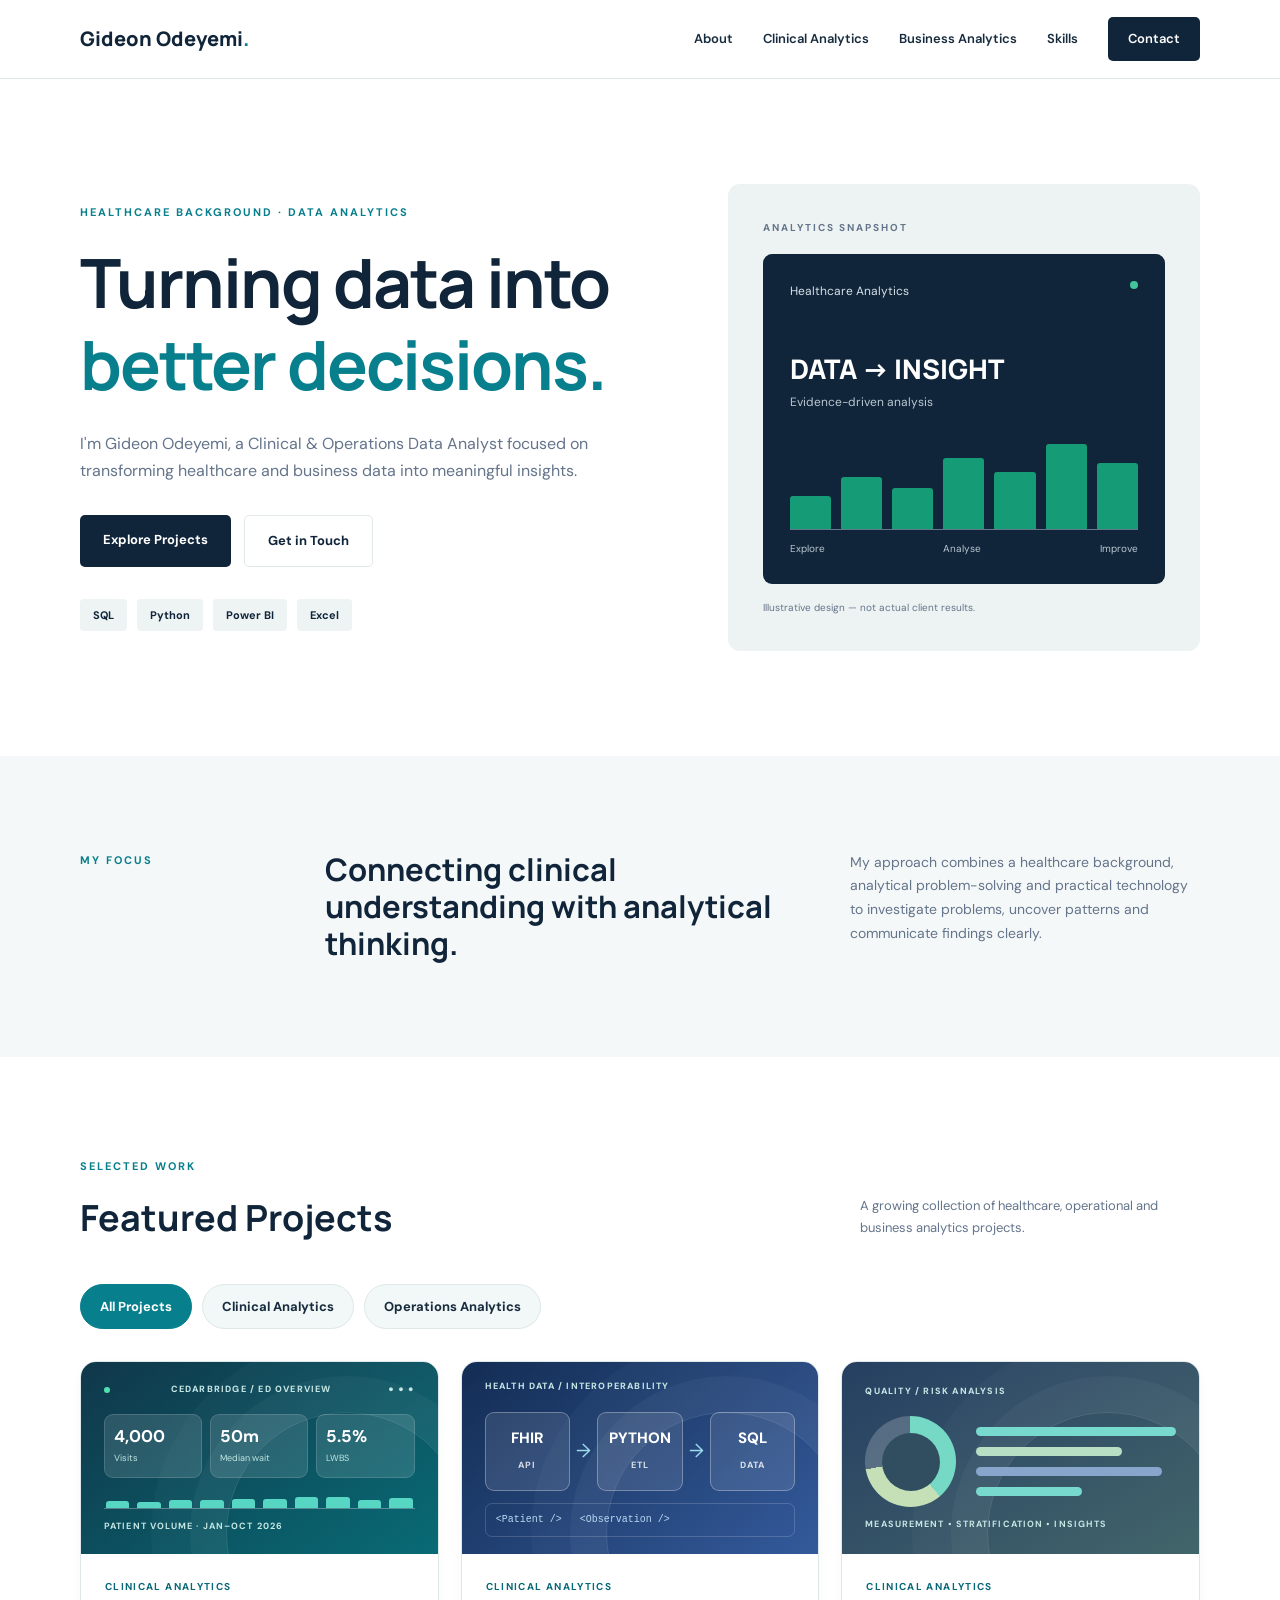
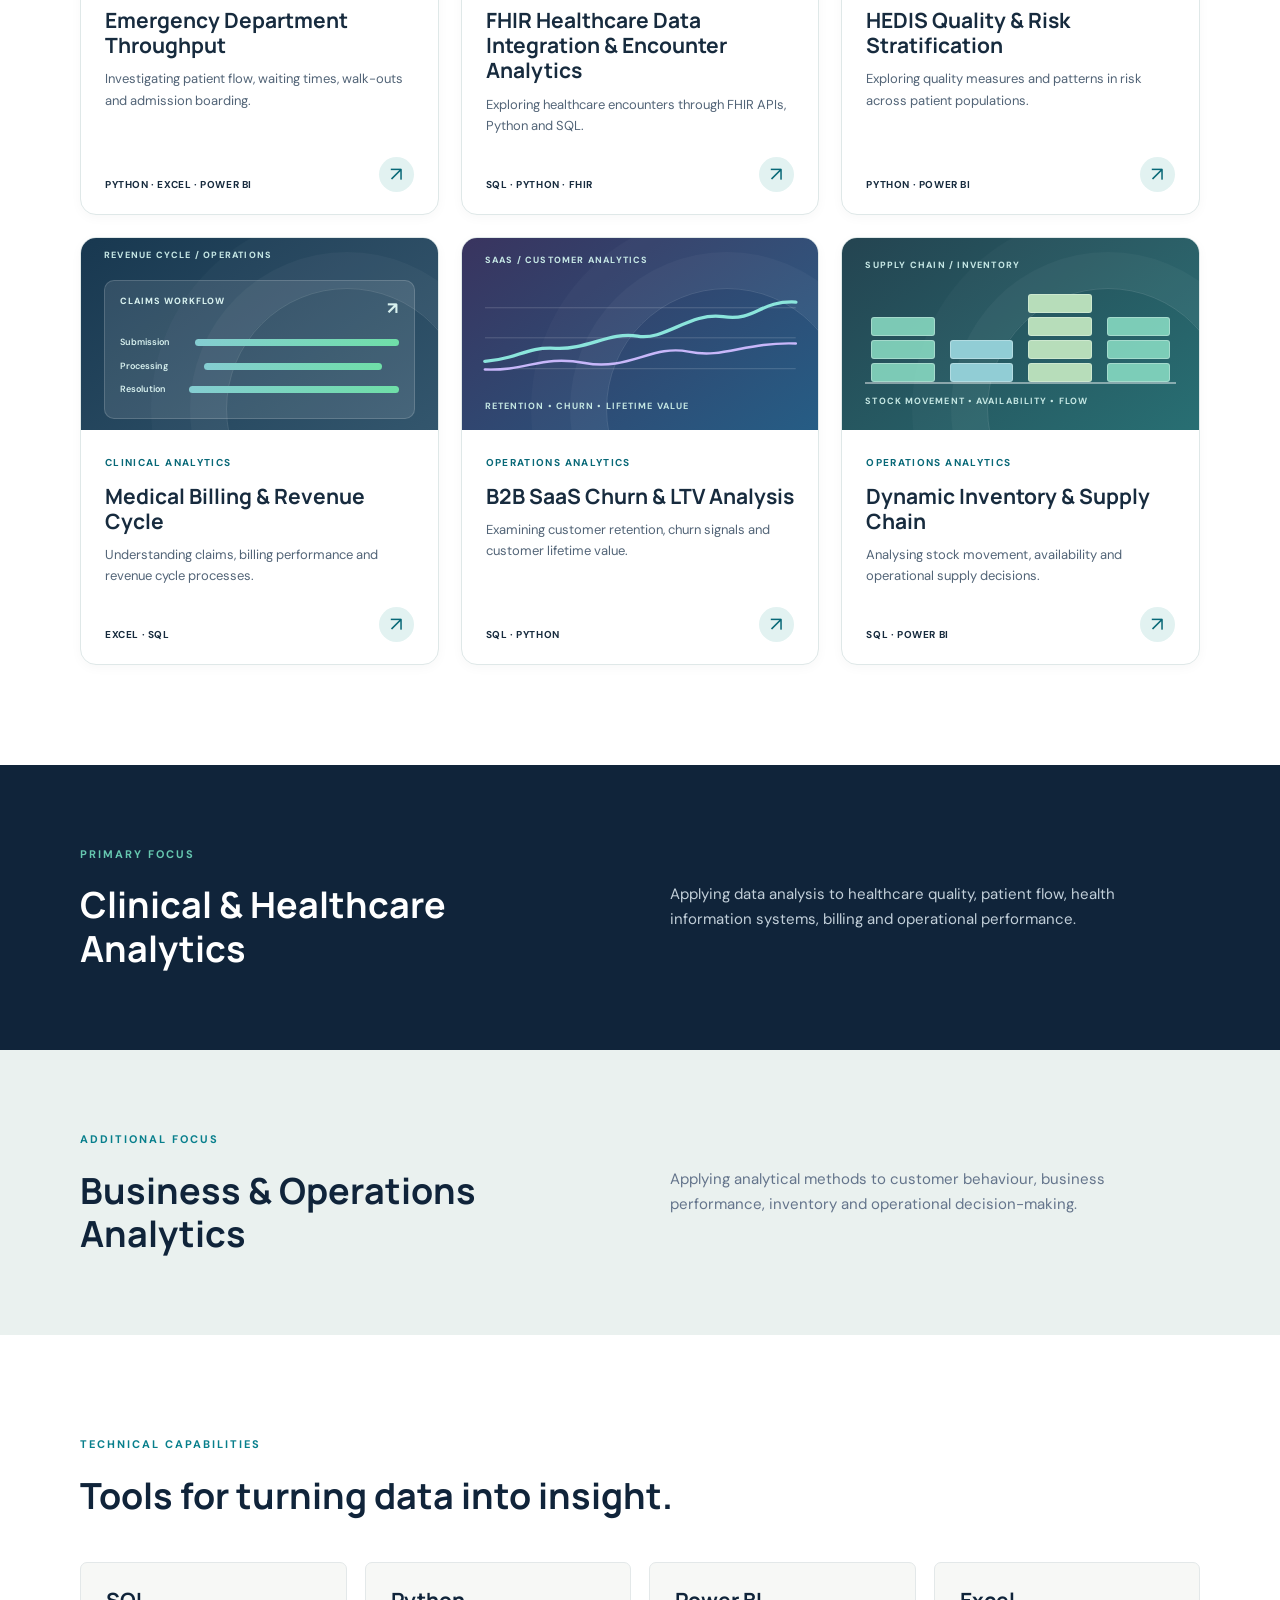
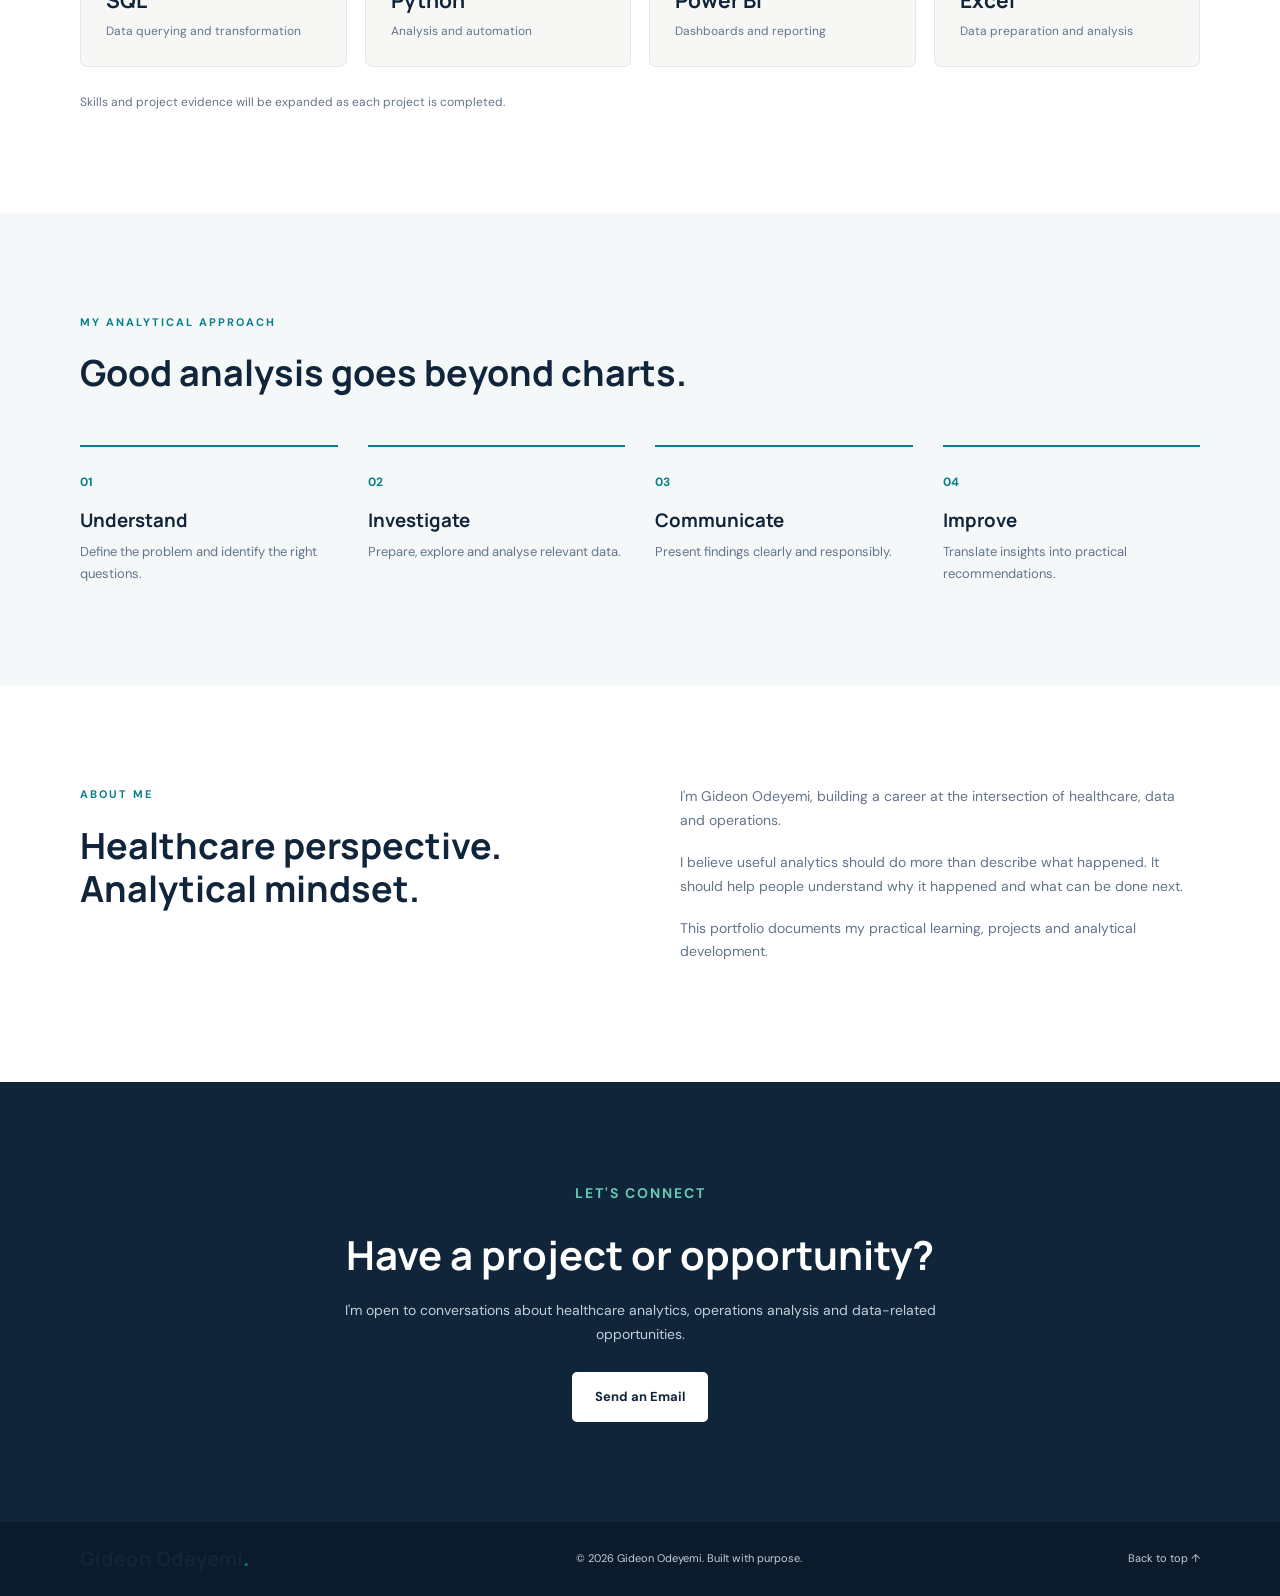
<file: index.html>
<!DOCTYPE html>
<html lang="en">
<head>
  <meta charset="UTF-8">
  <meta name="viewport" content="width=device-width, initial-scale=1.0">
  <meta name="color-scheme" content="light dark">
  <meta name="theme-color" media="(prefers-color-scheme: light)" content="#ffffff">
  <meta name="theme-color" media="(prefers-color-scheme: dark)" content="#101b2b">

  <meta name="description" content="Gideon Odeyemi — Clinical and Operations Data Analyst. Exploring healthcare and business data to support better decisions.">

  <title>Gideon Odeyemi | Clinical & Operations Data Analyst</title>

  <link rel="preconnect" href="https://fonts.googleapis.com">
  <link rel="preconnect" href="https://fonts.gstatic.com" crossorigin>
  <link href="https://fonts.googleapis.com/css2?family=DM+Sans:wght@400;500;600;700&family=Manrope:wght@400;500;600;700;800&display=swap" rel="stylesheet">

  <link rel="stylesheet" href="css/style.css">
  <link rel="stylesheet" href="css/portfolio-upgrade.css">
</head>

<body>

<header class="header">
  <div class="container nav-container">
    <a href="#" class="logo">Gideon Odeyemi<span>.</span></a>

    <button class="menu-toggle" id="menuToggle" aria-label="Toggle navigation" aria-expanded="false">
      ☰
    </button>

    <nav class="navigation" id="navigation">
      <a href="#about">About</a>
      <a href="#clinical">Clinical Analytics</a>
      <a href="#business">Business Analytics</a>
      <a href="#skills">Skills</a>
      <a href="#contact" class="nav-contact">Contact</a>
    </nav>
  </div>
</header>

<main>

<section class="hero">
  <div class="container hero-grid">

    <div class="hero-content">
      <p class="eyebrow">HEALTHCARE BACKGROUND · DATA ANALYTICS</p>

      <h1>
        Turning data into
        <span>better decisions.</span>
      </h1>

      <p class="hero-description">
        I'm Gideon Odeyemi, a Clinical & Operations Data Analyst
        focused on transforming healthcare and business data
        into meaningful insights.
      </p>

      <div class="hero-buttons">
        <a href="#projects" class="button button-primary">Explore Projects</a>
        <a href="#contact" class="button button-outline">Get in Touch</a>
      </div>

      <div class="hero-tags">
        <span>SQL</span>
        <span>Python</span>
        <span>Power BI</span>
        <span>Excel</span>
      </div>
    </div>

    <div class="hero-visual">
      <div class="visual-label">ANALYTICS SNAPSHOT</div>

      <div class="dashboard-card">
        <div class="dashboard-top">
          <span>Healthcare Analytics</span>
          <span class="status-dot"></span>
        </div>

        <div class="dashboard-number">DATA → INSIGHT</div>
        <p>Evidence-driven analysis</p>

        <div class="chart">
          <div style="height:35%"></div>
          <div style="height:55%"></div>
          <div style="height:43%"></div>
          <div style="height:75%"></div>
          <div style="height:60%"></div>
          <div style="height:90%"></div>
          <div style="height:70%"></div>
        </div>

        <div class="chart-caption">
          <span>Explore</span>
          <span>Analyse</span>
          <span>Improve</span>
        </div>
      </div>

      <p class="visual-note">
        Illustrative design — not actual client results.
      </p>
    </div>

  </div>
</section>

<section class="intro-section">
  <div class="container intro-grid">
    <p class="section-label">MY FOCUS</p>

    <h2>
      Connecting clinical understanding
      with analytical thinking.
    </h2>

    <p>
      My approach combines a healthcare background,
      analytical problem-solving and practical technology
      to investigate problems, uncover patterns and
      communicate findings clearly.
    </p>
  </div>
</section>

<section class="projects-section" id="projects">
  <div class="container">

    <div class="section-heading">
      <div>
        <p class="section-label">SELECTED WORK</p>
        <h2>Featured Projects</h2>
      </div>

      <p>
        A growing collection of healthcare,
        operational and business analytics projects.
      </p>
    </div>

    <div class="project-filters" role="group" aria-label="Filter projects by specialisation">
<button type="button" class="filter-button is-active" data-filter="all" aria-pressed="true">All Projects</button>
<button type="button" class="filter-button" data-filter="clinical" aria-pressed="false">Clinical Analytics</button>
<button type="button" class="filter-button" data-filter="operations" aria-pressed="false">Operations Analytics</button>
</div>
<p class="filter-feedback visually-hidden" id="filterFeedback" role="status" aria-live="polite"></p>
<div class="project-grid" id="projectGrid">
<a class="project-card clinical-card" data-category="clinical" href="projects/emergency-department-throughput/dashboard.html" aria-label="Explore Emergency Department Throughput">
<div class="project-art art-ed" aria-hidden="true">
  <div class="art-label"><span class="art-dot"></span> CEDARBRIDGE / ED OVERVIEW <span>● ● ●</span></div>
  <div class="art-kpis"><span><b>4,000</b><small>Visits</small></span><span><b>50m</b><small>Median wait</small></span><span><b>5.5%</b><small>LWBS</small></span></div>
  <div class="art-barplot"><i style="height:55%"></i><i style="height:48%"></i><i style="height:58%"></i><i style="height:65%"></i><i style="height:73%"></i><i style="height:68%"></i><i style="height:84%"></i><i style="height:86%"></i><i style="height:58%"></i><i style="height:79%"></i></div>
  <div class="art-caption">PATIENT VOLUME · JAN–OCT 2026</div>
</div>
<div class="project-card-body">
<span class="project-category">CLINICAL ANALYTICS</span>
<h3>Emergency Department Throughput</h3>
<p>Investigating patient flow, waiting times, walk-outs and admission boarding.</p>
<div class="project-card-footer"><span class="project-tools">PYTHON · EXCEL · POWER BI</span><span class="card-arrow" aria-hidden="true">↗</span></div>
</div>
</a>
<a class="project-card clinical-card" data-category="clinical" href="projects/fhir-api-data-pipeline/index.html" aria-label="Explore FHIR Healthcare Data Integration & Encounter Analytics">
<div class="project-art art-fhir" aria-hidden="true"><div class="art-label">HEALTH DATA / INTEROPERABILITY</div><div class="art-pipeline"><span>FHIR<br><small>API</small></span><i>→</i><span>PYTHON<br><small>ETL</small></span><i>→</i><span>SQL<br><small>DATA</small></span></div><div class="art-code">&lt;Patient /&gt; &nbsp; &lt;Observation /&gt;</div></div>
<div class="project-card-body">
<span class="project-category">CLINICAL ANALYTICS</span>
<h3>FHIR Healthcare Data Integration & Encounter Analytics</h3>
<p>Exploring healthcare encounters through FHIR APIs, Python and SQL.</p>
<div class="project-card-footer"><span class="project-tools">SQL · PYTHON · FHIR</span><span class="card-arrow" aria-hidden="true">↗</span></div>
</div>
</a>
<a class="project-card clinical-card" data-category="clinical" href="projects/hedis-quality-risk-stratification/index.html" aria-label="Explore HEDIS Quality & Risk Stratification">
<div class="project-art art-hedis" aria-hidden="true"><div class="art-label">QUALITY / RISK ANALYSIS</div><div class="art-risk"><div class="risk-ring"></div><div class="risk-lines"><i></i><i></i><i></i><i></i></div></div><div class="art-caption">MEASUREMENT • STRATIFICATION • INSIGHTS</div></div>
<div class="project-card-body">
<span class="project-category">CLINICAL ANALYTICS</span>
<h3>HEDIS Quality & Risk Stratification</h3>
<p>Exploring quality measures and patterns in risk across patient populations.</p>
<div class="project-card-footer"><span class="project-tools">PYTHON · POWER BI</span><span class="card-arrow" aria-hidden="true">↗</span></div>
</div>
</a>
<a class="project-card clinical-card" data-category="clinical" href="projects/medical-billing-revenue-cycle/index.html" aria-label="Explore Medical Billing & Revenue Cycle">
<div class="project-art art-billing" aria-hidden="true"><div class="art-label">REVENUE CYCLE / OPERATIONS</div><div class="art-invoice"><span class="art-invoice-head">CLAIMS WORKFLOW <i>↗</i></span><div><b>Submission</b><i style="width:83%"></i></div><div><b>Processing</b><i style="width:64%"></i></div><div><b>Resolution</b><i style="width:94%"></i></div></div></div>
<div class="project-card-body">
<span class="project-category">CLINICAL ANALYTICS</span>
<h3>Medical Billing & Revenue Cycle</h3>
<p>Understanding claims, billing performance and revenue cycle processes.</p>
<div class="project-card-footer"><span class="project-tools">EXCEL · SQL</span><span class="card-arrow" aria-hidden="true">↗</span></div>
</div>
</a>
<a class="project-card operations-card" data-category="operations" href="projects/saas-churn-ltv-analysis/index.html" aria-label="Explore B2B SaaS Churn & LTV Analysis">
<div class="project-art art-saas" aria-hidden="true"><div class="art-label">SAAS / CUSTOMER ANALYTICS</div><div class="art-saas-chart"><svg viewBox="0 0 330 128" preserveAspectRatio="none" focusable="false" aria-hidden="true"><path class="chart-grid" d="M0 28 H330 M0 65 H330 M0 103 H330"/><path class="chart-secondary" d="M0 104 C45 106 60 86 106 96 S178 73 216 82 S275 70 330 72"/><path class="chart-primary" d="M0 94 C36 91 42 76 75 78 S133 57 162 63 S218 33 253 39 S291 19 330 21"/></svg></div><div class="art-caption">RETENTION • CHURN • LIFETIME VALUE</div></div>
<div class="project-card-body">
<span class="project-category">OPERATIONS ANALYTICS</span>
<h3>B2B SaaS Churn & LTV Analysis</h3>
<p>Examining customer retention, churn signals and customer lifetime value.</p>
<div class="project-card-footer"><span class="project-tools">SQL · PYTHON</span><span class="card-arrow" aria-hidden="true">↗</span></div>
</div>
</a>
<a class="project-card operations-card" data-category="operations" href="projects/inventory-supply-chain/index.html" aria-label="Explore Dynamic Inventory & Supply Chain">
<div class="project-art art-inventory" aria-hidden="true"><div class="art-label">SUPPLY CHAIN / INVENTORY</div><div class="art-stock"><div><i></i><i></i><i></i></div><div><i></i><i></i></div><div><i></i><i></i><i></i><i></i></div><div><i></i><i></i><i></i></div></div><div class="art-caption">STOCK MOVEMENT • AVAILABILITY • FLOW</div></div>
<div class="project-card-body">
<span class="project-category">OPERATIONS ANALYTICS</span>
<h3>Dynamic Inventory & Supply Chain</h3>
<p>Analysing stock movement, availability and operational supply decisions.</p>
<div class="project-card-footer"><span class="project-tools">SQL · POWER BI</span><span class="card-arrow" aria-hidden="true">↗</span></div>
</div>
</a>
</div>
  </div>
</section>

<section class="focus-section" id="clinical">
  <div class="container focus-grid">
    <div>
      <p class="section-label">PRIMARY FOCUS</p>
      <h2>Clinical & Healthcare Analytics</h2>
    </div>

    <p>
      Applying data analysis to healthcare quality,
      patient flow, health information systems,
      billing and operational performance.
    </p>
  </div>
</section>

<section class="focus-section business-focus" id="business">
  <div class="container focus-grid">
    <div>
      <p class="section-label">ADDITIONAL FOCUS</p>
      <h2>Business & Operations Analytics</h2>
    </div>

    <p>
      Applying analytical methods to customer behaviour,
      business performance, inventory and operational
      decision-making.
    </p>
  </div>
</section>

<section class="skills-section" id="skills">
  <div class="container">
    <p class="section-label">TECHNICAL CAPABILITIES</p>
    <h2>Tools for turning data into insight.</h2>

    <div class="skills-grid">
      <div class="skill-item">
        <h3>SQL</h3>
        <p>Data querying and transformation</p>
      </div>

      <div class="skill-item">
        <h3>Python</h3>
        <p>Analysis and automation</p>
      </div>

      <div class="skill-item">
        <h3>Power BI</h3>
        <p>Dashboards and reporting</p>
      </div>

      <div class="skill-item">
        <h3>Excel</h3>
        <p>Data preparation and analysis</p>
      </div>
    </div>

    <p class="skills-note">
      Skills and project evidence will be expanded as
      each project is completed.
    </p>
  </div>
</section>

<section class="approach-section">
  <div class="container">
    <p class="section-label">MY ANALYTICAL APPROACH</p>
    <h2>Good analysis goes beyond charts.</h2>

    <div class="approach-grid">
      <div>
        <span>01</span>
        <h3>Understand</h3>
        <p>Define the problem and identify the right questions.</p>
      </div>

      <div>
        <span>02</span>
        <h3>Investigate</h3>
        <p>Prepare, explore and analyse relevant data.</p>
      </div>

      <div>
        <span>03</span>
        <h3>Communicate</h3>
        <p>Present findings clearly and responsibly.</p>
      </div>

      <div>
        <span>04</span>
        <h3>Improve</h3>
        <p>Translate insights into practical recommendations.</p>
      </div>
    </div>
  </div>
</section>

<section class="about-section" id="about">
  <div class="container about-grid">
    <div>
      <p class="section-label">ABOUT ME</p>
      <h2>Healthcare perspective. Analytical mindset.</h2>
    </div>

    <div>
      <p>
        I'm Gideon Odeyemi, building a career at the
        intersection of healthcare, data and operations.
      </p>

      <p>
        I believe useful analytics should do more than
        describe what happened. It should help people
        understand why it happened and what can be done next.
      </p>

      <p>
        This portfolio documents my practical learning,
        projects and analytical development.
      </p>
    </div>
  </div>
</section>

<section class="contact-section" id="contact">
  <div class="container contact-content">
    <p class="section-label">LET'S CONNECT</p>
    <h2>Have a project or opportunity?</h2>

    <p>
      I'm open to conversations about healthcare analytics,
      operations analysis and data-related opportunities.
    </p>

    <a href="mailto:odeyemigideont@outlook.com" class="button button-light">
      Send an Email
    </a>

  </div>
</section>

</main>

<footer class="footer">
  <div class="container footer-content">
    <a href="#" class="logo">Gideon Odeyemi<span>.</span></a>
    <p>© <span id="year"></span> Gideon Odeyemi. Built with purpose.</p>
    <a href="#">Back to top ↑</a>
  </div>
</footer>

<script src="js/main.js"></script>
</body>
</html>
</file>
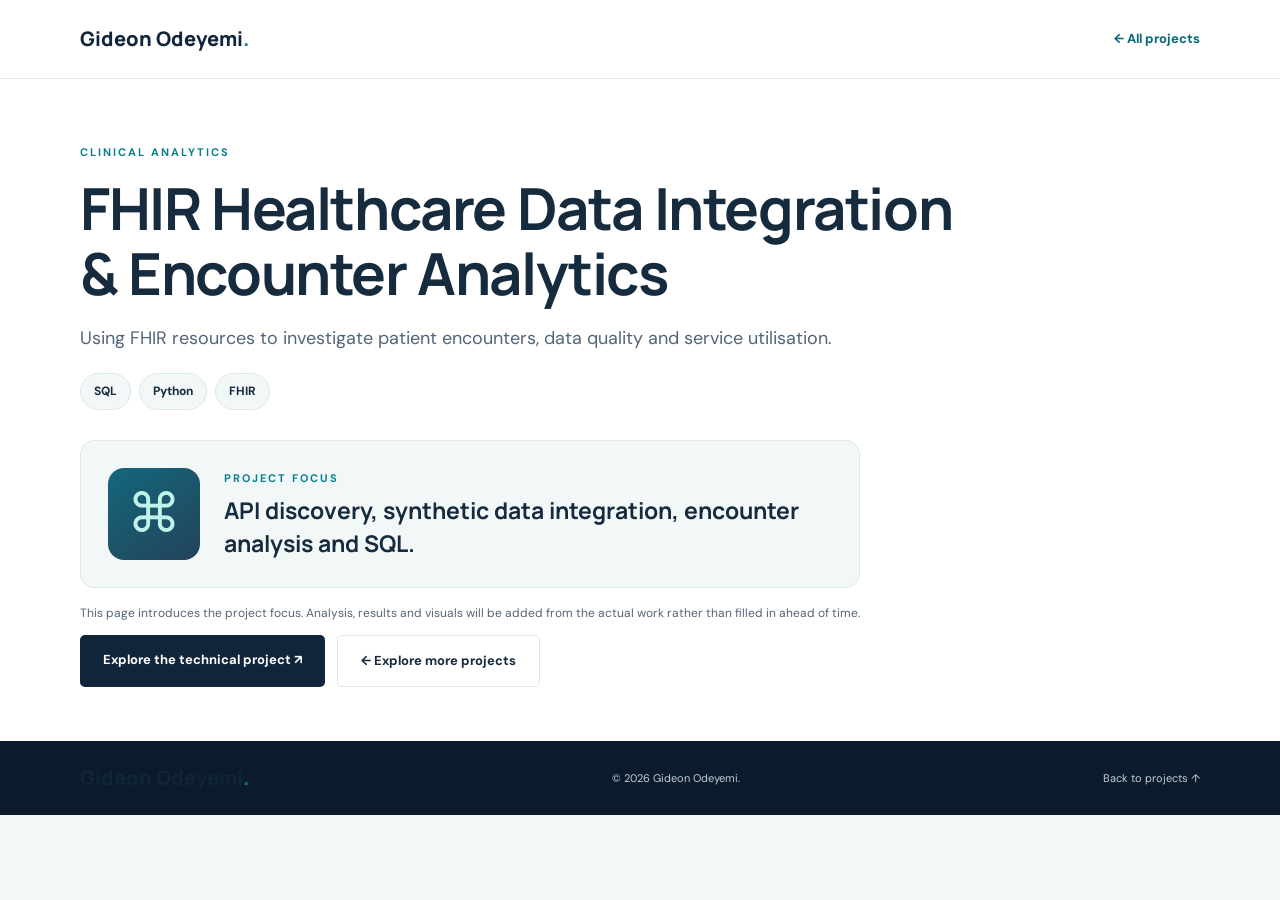
<file: projects/fhir-api-data-pipeline/index.html>
<!doctype html>
<html lang="en">
<head>
<meta charset="utf-8">
<meta name="viewport" content="width=device-width, initial-scale=1">
<meta name="color-scheme" content="light dark">
<meta name="theme-color" media="(prefers-color-scheme: light)" content="#ffffff">
<meta name="theme-color" media="(prefers-color-scheme: dark)" content="#101b2b">
<meta name="description" content="FHIR Healthcare Data Integration & Encounter Analytics: Using FHIR resources to investigate patient encounters, data quality and service utilisation.">
<title>FHIR Healthcare Data Integration & Encounter Analytics | Gideon Odeyemi</title>
<link rel="preconnect" href="https://fonts.googleapis.com">
<link rel="preconnect" href="https://fonts.gstatic.com" crossorigin>
<link href="https://fonts.googleapis.com/css2?family=DM+Sans:wght@400;500;600;700;800&family=Manrope:wght@400;500;600;700;800&display=swap" rel="stylesheet">
<link rel="stylesheet" href="../../css/style.css">
<link rel="stylesheet" href="../../css/portfolio-upgrade.css">
<link rel="stylesheet" href="../../css/case-study.css">
</head>
<body class="case-page">
<header class="header"><div class="container nav-container">
<a href="../../index.html" class="logo">Gideon Odeyemi<span>.</span></a>
<a class="back-link" href="../../index.html#projects">← All projects</a>
</div></header>
<main>
<section class="case-intro simple-intro"><div class="container">
<p class="eyebrow">CLINICAL ANALYTICS</p><h1>FHIR Healthcare Data Integration & Encounter Analytics</h1><p class="case-lead">Using FHIR resources to investigate patient encounters, data quality and service utilisation.</p>
<div class="case-tags"><span>SQL</span><span>Python</span><span>FHIR</span></div>
<div class="mini-concept">
<div class="mini-mark" aria-hidden="true">⌘</div>
<div><p class="eyebrow">PROJECT FOCUS</p><h2>API discovery, synthetic data integration, encounter analysis and SQL.</h2></div>
</div>
<p class="case-annotation">This page introduces the project focus. Analysis, results and visuals will be added from the actual work rather than filled in ahead of time.</p>
<div class="case-actions"><a class="button button-primary" href="https://github.com/Gideon-dataai/Clinical-Operations-Data-Analysis/tree/main/fhir-healthcare-data-analytics/" target="_blank" rel="noopener noreferrer">Explore the technical project ↗</a><a class="button button-outline" href="../../index.html#projects">← Explore more projects</a></div>
</div></section></main><footer class="footer"><div class="container footer-content"><a href="../../index.html" class="logo">Gideon Odeyemi<span>.</span></a><p>© <span id="year"></span> Gideon Odeyemi.</p><a href="../../index.html#projects">Back to projects ↑</a></div></footer><script src="../../js/main.js" defer></script></body></html>
</file>
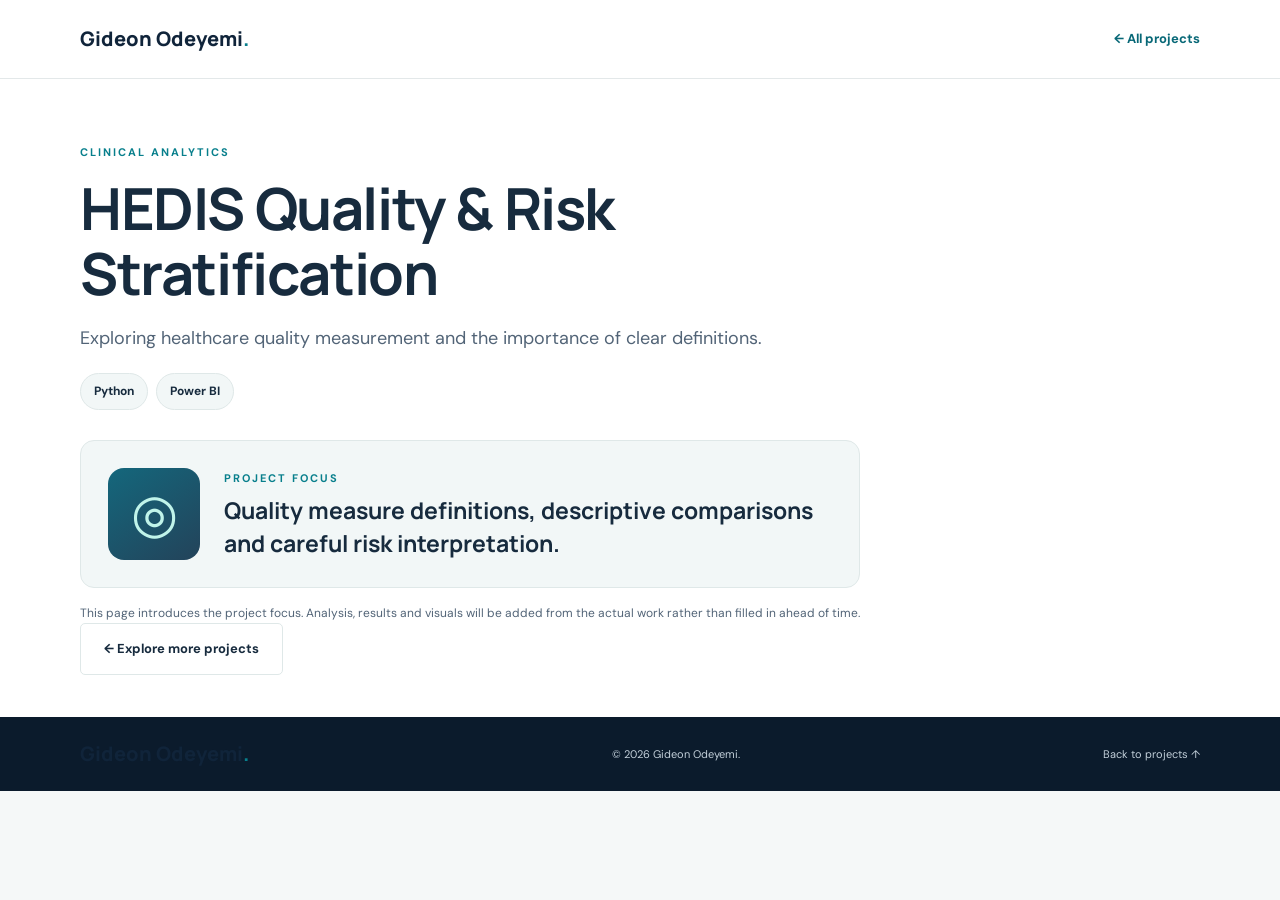
<file: projects/hedis-quality-risk-stratification/index.html>
<!doctype html>
<html lang="en">
<head>
<meta charset="utf-8">
<meta name="viewport" content="width=device-width, initial-scale=1">
<meta name="color-scheme" content="light dark">
<meta name="theme-color" media="(prefers-color-scheme: light)" content="#ffffff">
<meta name="theme-color" media="(prefers-color-scheme: dark)" content="#101b2b">
<meta name="description" content="HEDIS Quality & Risk Stratification: Exploring healthcare quality measurement and the importance of clear definitions.">
<title>HEDIS Quality & Risk Stratification | Gideon Odeyemi</title>
<link rel="preconnect" href="https://fonts.googleapis.com">
<link rel="preconnect" href="https://fonts.gstatic.com" crossorigin>
<link href="https://fonts.googleapis.com/css2?family=DM+Sans:wght@400;500;600;700;800&family=Manrope:wght@400;500;600;700;800&display=swap" rel="stylesheet">
<link rel="stylesheet" href="../../css/style.css">
<link rel="stylesheet" href="../../css/portfolio-upgrade.css">
<link rel="stylesheet" href="../../css/case-study.css">
</head>
<body class="case-page">
<header class="header"><div class="container nav-container">
<a href="../../index.html" class="logo">Gideon Odeyemi<span>.</span></a>
<a class="back-link" href="../../index.html#projects">← All projects</a>
</div></header>
<main>
<section class="case-intro simple-intro"><div class="container">
<p class="eyebrow">CLINICAL ANALYTICS</p><h1>HEDIS Quality & Risk Stratification</h1><p class="case-lead">Exploring healthcare quality measurement and the importance of clear definitions.</p>
<div class="case-tags"><span>Python</span><span>Power BI</span></div>
<div class="mini-concept">
<div class="mini-mark" aria-hidden="true">◎</div>
<div><p class="eyebrow">PROJECT FOCUS</p><h2>Quality measure definitions, descriptive comparisons and careful risk interpretation.</h2></div>
</div>
<p class="case-annotation">This page introduces the project focus. Analysis, results and visuals will be added from the actual work rather than filled in ahead of time.</p>
<a class="button button-outline" href="../../index.html#projects">← Explore more projects</a>
</div></section></main><footer class="footer"><div class="container footer-content"><a href="../../index.html" class="logo">Gideon Odeyemi<span>.</span></a><p>© <span id="year"></span> Gideon Odeyemi.</p><a href="../../index.html#projects">Back to projects ↑</a></div></footer><script src="../../js/main.js" defer></script></body></html>
</file>
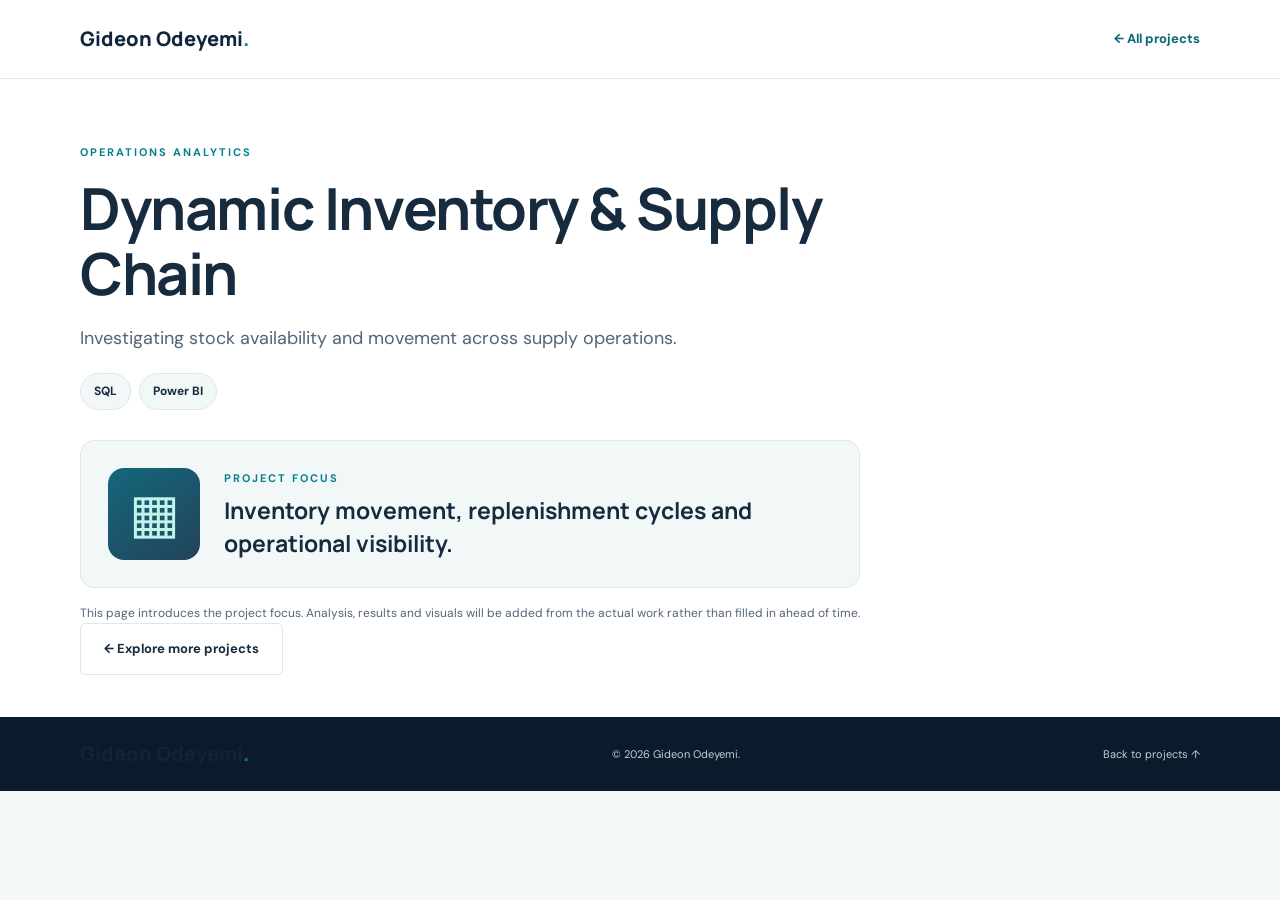
<file: projects/inventory-supply-chain/index.html>
<!doctype html>
<html lang="en">
<head>
<meta charset="utf-8">
<meta name="viewport" content="width=device-width, initial-scale=1">
<meta name="color-scheme" content="light dark">
<meta name="theme-color" media="(prefers-color-scheme: light)" content="#ffffff">
<meta name="theme-color" media="(prefers-color-scheme: dark)" content="#101b2b">
<meta name="description" content="Dynamic Inventory & Supply Chain: Investigating stock availability and movement across supply operations.">
<title>Dynamic Inventory & Supply Chain | Gideon Odeyemi</title>
<link rel="preconnect" href="https://fonts.googleapis.com">
<link rel="preconnect" href="https://fonts.gstatic.com" crossorigin>
<link href="https://fonts.googleapis.com/css2?family=DM+Sans:wght@400;500;600;700;800&family=Manrope:wght@400;500;600;700;800&display=swap" rel="stylesheet">
<link rel="stylesheet" href="../../css/style.css">
<link rel="stylesheet" href="../../css/portfolio-upgrade.css">
<link rel="stylesheet" href="../../css/case-study.css">
</head>
<body class="case-page">
<header class="header"><div class="container nav-container">
<a href="../../index.html" class="logo">Gideon Odeyemi<span>.</span></a>
<a class="back-link" href="../../index.html#projects">← All projects</a>
</div></header>
<main>
<section class="case-intro simple-intro"><div class="container">
<p class="eyebrow">OPERATIONS ANALYTICS</p><h1>Dynamic Inventory & Supply Chain</h1><p class="case-lead">Investigating stock availability and movement across supply operations.</p>
<div class="case-tags"><span>SQL</span><span>Power BI</span></div>
<div class="mini-concept">
<div class="mini-mark" aria-hidden="true">▦</div>
<div><p class="eyebrow">PROJECT FOCUS</p><h2>Inventory movement, replenishment cycles and operational visibility.</h2></div>
</div>
<p class="case-annotation">This page introduces the project focus. Analysis, results and visuals will be added from the actual work rather than filled in ahead of time.</p>
<a class="button button-outline" href="../../index.html#projects">← Explore more projects</a>
</div></section></main><footer class="footer"><div class="container footer-content"><a href="../../index.html" class="logo">Gideon Odeyemi<span>.</span></a><p>© <span id="year"></span> Gideon Odeyemi.</p><a href="../../index.html#projects">Back to projects ↑</a></div></footer><script src="../../js/main.js" defer></script></body></html>
</file>
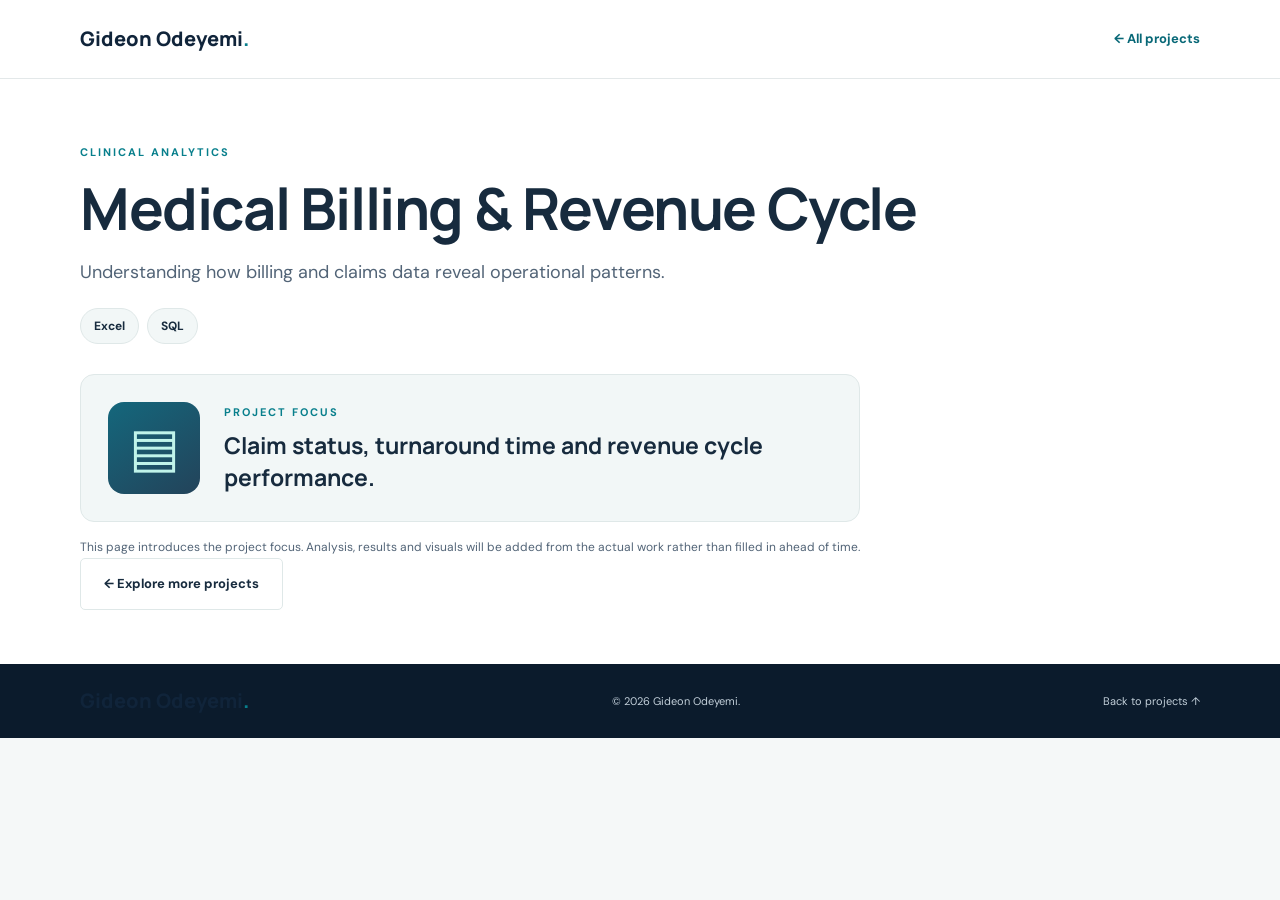
<file: projects/medical-billing-revenue-cycle/index.html>
<!doctype html>
<html lang="en">
<head>
<meta charset="utf-8">
<meta name="viewport" content="width=device-width, initial-scale=1">
<meta name="color-scheme" content="light dark">
<meta name="theme-color" media="(prefers-color-scheme: light)" content="#ffffff">
<meta name="theme-color" media="(prefers-color-scheme: dark)" content="#101b2b">
<meta name="description" content="Medical Billing & Revenue Cycle: Understanding how billing and claims data reveal operational patterns.">
<title>Medical Billing & Revenue Cycle | Gideon Odeyemi</title>
<link rel="preconnect" href="https://fonts.googleapis.com">
<link rel="preconnect" href="https://fonts.gstatic.com" crossorigin>
<link href="https://fonts.googleapis.com/css2?family=DM+Sans:wght@400;500;600;700;800&family=Manrope:wght@400;500;600;700;800&display=swap" rel="stylesheet">
<link rel="stylesheet" href="../../css/style.css">
<link rel="stylesheet" href="../../css/portfolio-upgrade.css">
<link rel="stylesheet" href="../../css/case-study.css">
</head>
<body class="case-page">
<header class="header"><div class="container nav-container">
<a href="../../index.html" class="logo">Gideon Odeyemi<span>.</span></a>
<a class="back-link" href="../../index.html#projects">← All projects</a>
</div></header>
<main>
<section class="case-intro simple-intro"><div class="container">
<p class="eyebrow">CLINICAL ANALYTICS</p><h1>Medical Billing & Revenue Cycle</h1><p class="case-lead">Understanding how billing and claims data reveal operational patterns.</p>
<div class="case-tags"><span>Excel</span><span>SQL</span></div>
<div class="mini-concept">
<div class="mini-mark" aria-hidden="true">▤</div>
<div><p class="eyebrow">PROJECT FOCUS</p><h2>Claim status, turnaround time and revenue cycle performance.</h2></div>
</div>
<p class="case-annotation">This page introduces the project focus. Analysis, results and visuals will be added from the actual work rather than filled in ahead of time.</p>
<a class="button button-outline" href="../../index.html#projects">← Explore more projects</a>
</div></section></main><footer class="footer"><div class="container footer-content"><a href="../../index.html" class="logo">Gideon Odeyemi<span>.</span></a><p>© <span id="year"></span> Gideon Odeyemi.</p><a href="../../index.html#projects">Back to projects ↑</a></div></footer><script src="../../js/main.js" defer></script></body></html>
</file>
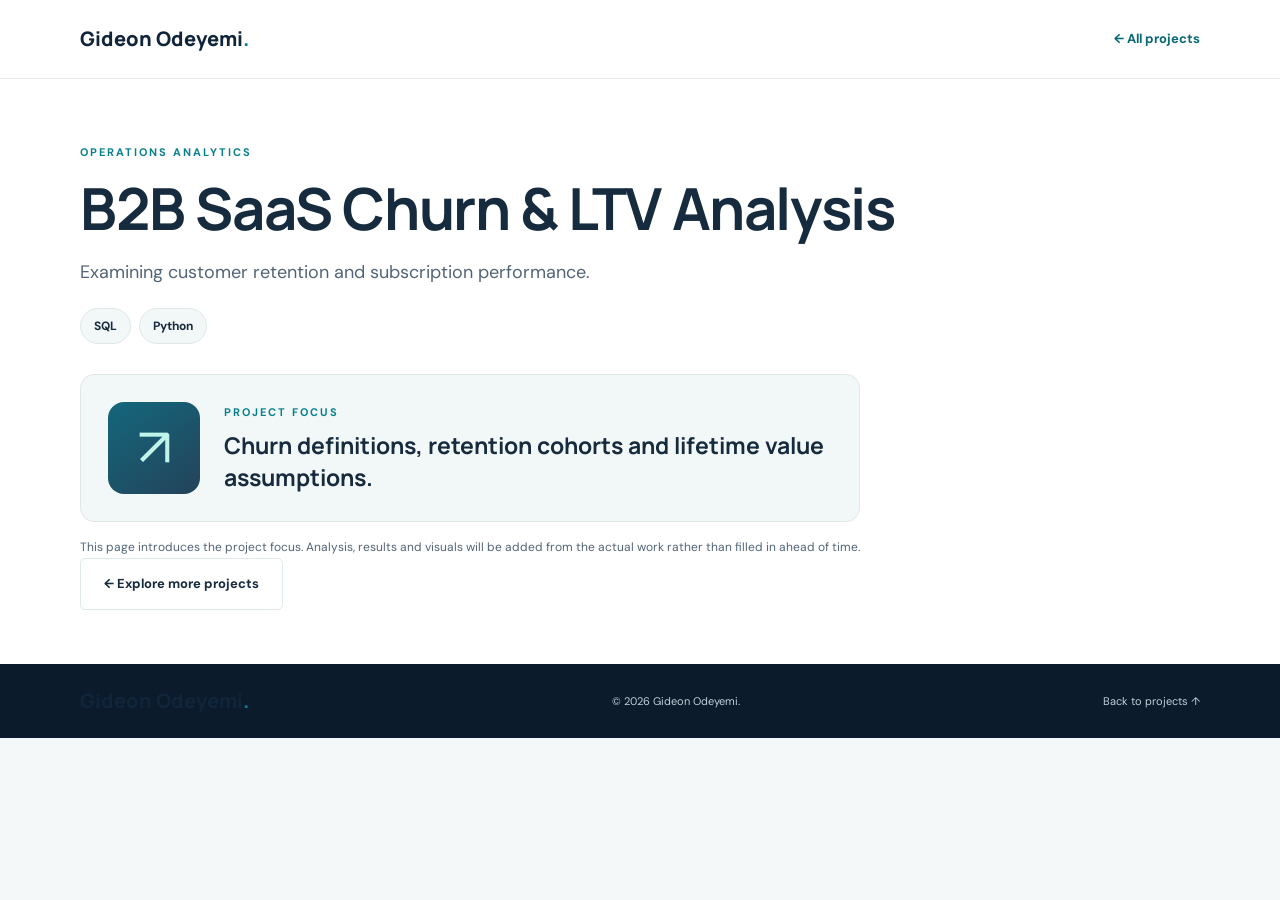
<file: projects/saas-churn-ltv-analysis/index.html>
<!doctype html>
<html lang="en">
<head>
<meta charset="utf-8">
<meta name="viewport" content="width=device-width, initial-scale=1">
<meta name="color-scheme" content="light dark">
<meta name="theme-color" media="(prefers-color-scheme: light)" content="#ffffff">
<meta name="theme-color" media="(prefers-color-scheme: dark)" content="#101b2b">
<meta name="description" content="B2B SaaS Churn & LTV Analysis: Examining customer retention and subscription performance.">
<title>B2B SaaS Churn & LTV Analysis | Gideon Odeyemi</title>
<link rel="preconnect" href="https://fonts.googleapis.com">
<link rel="preconnect" href="https://fonts.gstatic.com" crossorigin>
<link href="https://fonts.googleapis.com/css2?family=DM+Sans:wght@400;500;600;700;800&family=Manrope:wght@400;500;600;700;800&display=swap" rel="stylesheet">
<link rel="stylesheet" href="../../css/style.css">
<link rel="stylesheet" href="../../css/portfolio-upgrade.css">
<link rel="stylesheet" href="../../css/case-study.css">
</head>
<body class="case-page">
<header class="header"><div class="container nav-container">
<a href="../../index.html" class="logo">Gideon Odeyemi<span>.</span></a>
<a class="back-link" href="../../index.html#projects">← All projects</a>
</div></header>
<main>
<section class="case-intro simple-intro"><div class="container">
<p class="eyebrow">OPERATIONS ANALYTICS</p><h1>B2B SaaS Churn & LTV Analysis</h1><p class="case-lead">Examining customer retention and subscription performance.</p>
<div class="case-tags"><span>SQL</span><span>Python</span></div>
<div class="mini-concept">
<div class="mini-mark" aria-hidden="true">↗</div>
<div><p class="eyebrow">PROJECT FOCUS</p><h2>Churn definitions, retention cohorts and lifetime value assumptions.</h2></div>
</div>
<p class="case-annotation">This page introduces the project focus. Analysis, results and visuals will be added from the actual work rather than filled in ahead of time.</p>
<a class="button button-outline" href="../../index.html#projects">← Explore more projects</a>
</div></section></main><footer class="footer"><div class="container footer-content"><a href="../../index.html" class="logo">Gideon Odeyemi<span>.</span></a><p>© <span id="year"></span> Gideon Odeyemi.</p><a href="../../index.html#projects">Back to projects ↑</a></div></footer><script src="../../js/main.js" defer></script></body></html>
</file>
<file: css/style.css>
:root {
  --navy: #10243A;
  --teal: #087F8C;
  --emerald: #159B75;
  --offwhite: #F7F8F6;
  --white: #FFFFFF;
  --slate: #64748B;
  --charcoal: #202B36;
  --border: #E3E8E9;
}

* {
  margin: 0;
  padding: 0;
  box-sizing: border-box;
}

html {
  scroll-behavior: smooth;
  scroll-padding-top: 90px;
}

body {
  font-family: "DM Sans", sans-serif;
  background: var(--offwhite);
  color: var(--charcoal);
  line-height: 1.7;
}

h1, h2, h3, .logo {
  font-family: "Manrope", sans-serif;
  line-height: 1.2;
}

a {
  text-decoration: none;
  color: inherit;
}

.container {
  width: min(1120px, 90%);
  margin: auto;
}

.header {
  background: #FFFFFF;
  border-bottom: 1px solid var(--border);
  position: sticky;
  top: 0;
  z-index: 100;
}

.nav-container {
  min-height: 78px;
  display: flex;
  align-items: center;
  justify-content: space-between;
}

.logo {
  font-size: 20px;
  font-weight: 800;
  color: var(--navy);
  white-space: nowrap;
}

.logo span {
  color: var(--teal);
}

.navigation {
  display: flex;
  align-items: center;
  gap: 30px;
  font-size: 13px;
  font-weight: 600;
}

.navigation a:hover {
  color: var(--teal);
}

.nav-contact {
  background: var(--navy);
  color: white !important;
  padding: 11px 20px;
  border-radius: 5px;
}

.menu-toggle {
  display: none;
  border: 0;
  background: none;
  font-size: 27px;
  color: var(--navy);
  cursor: pointer;
}

.hero {
  padding: 105px 0;
  background: var(--white);
}

.hero-grid {
  display: grid;
  grid-template-columns: 1.1fr .9fr;
  gap: 70px;
  align-items: center;
}

.eyebrow, .section-label {
  font-size: 11px;
  letter-spacing: 2px;
  font-weight: 700;
  color: var(--teal);
  margin-bottom: 20px;
}

.hero h1 {
  font-size: clamp(42px, 5.5vw, 68px);
  color: var(--navy);
  letter-spacing: -2px;
  max-width: 650px;
}

.hero h1 span {
  display: block;
  color: var(--teal);
}

.hero-description {
  color: var(--slate);
  max-width: 510px;
  margin: 25px 0 30px;
  font-size: 16px;
}

.hero-buttons {
  display: flex;
  gap: 13px;
  flex-wrap: wrap;
}

.button {
  display: inline-block;
  padding: 14px 23px;
  border-radius: 5px;
  font-size: 13px;
  font-weight: 700;
  transition: .2s ease;
}

.button-primary {
  background: var(--navy);
  color: white;
}

.button-primary:hover {
  background: var(--teal);
}

.button-outline {
  border: 1px solid var(--border);
  color: var(--navy);
}

.button-outline:hover {
  border-color: var(--teal);
  color: var(--teal);
}

.hero-tags {
  display: flex;
  flex-wrap: wrap;
  gap: 10px;
  margin-top: 32px;
}

.hero-tags span {
  background: #EDF4F3;
  color: var(--navy);
  padding: 7px 13px;
  border-radius: 4px;
  font-size: 11px;
  font-weight: 700;
}

.hero-visual {
  background: #EDF2F2;
  border-radius: 12px;
  padding: 35px;
}

.visual-label {
  color: var(--slate);
  font-size: 10px;
  letter-spacing: 2px;
  font-weight: 700;
  margin-bottom: 18px;
}

.dashboard-card {
  background: var(--navy);
  color: white;
  border-radius: 9px;
  padding: 27px;
  min-height: 300px;
}

.dashboard-top {
  display: flex;
  justify-content: space-between;
  font-size: 12px;
  color: #D5E3E8;
}

.status-dot {
  width: 8px;
  height: 8px;
  border-radius: 50%;
  background: #42C59A;
}

.dashboard-number {
  margin-top: 45px;
  font-size: 27px;
  font-weight: 800;
  font-family: "Manrope", sans-serif;
}

.dashboard-card p {
  color: #B9C8D1;
  font-size: 12px;
}

.chart {
  height: 95px;
  display: flex;
  align-items: end;
  gap: 10px;
  margin-top: 22px;
  border-bottom: 1px solid #64788C;
}

.chart div {
  background: var(--emerald);
  flex: 1;
  border-radius: 3px 3px 0 0;
}

.chart-caption {
  display: flex;
  justify-content: space-between;
  font-size: 10px;
  color: #B9C8D1;
  margin-top: 10px;
}

.visual-note {
  font-size: 10px;
  color: var(--slate);
  margin-top: 15px;
}

.intro-section {
  padding: 95px 0;
}

.intro-grid {
  display: grid;
  grid-template-columns: .6fr 1.4fr 1fr;
  gap: 35px;
  align-items: start;
}

.intro-grid h2 {
  color: var(--navy);
  font-size: 31px;
}

.intro-grid > p:last-child {
  color: var(--slate);
  font-size: 14px;
}

.projects-section {
  padding: 100px 0;
  background: white;
}

.section-heading {
  display: flex;
  justify-content: space-between;
  align-items: end;
  gap: 35px;
  margin-bottom: 45px;
}

.section-heading h2, .skills-section h2,
.approach-section h2 {
  color: var(--navy);
  font-size: 36px;
}

.section-heading > p {
  max-width: 340px;
  color: var(--slate);
  font-size: 13px;
}

.project-grid {
  display: grid;
  grid-template-columns: repeat(3, 1fr);
  gap: 20px;
}

.project-card {
  padding: 28px;
  border: 1px solid var(--border);
  border-radius: 8px;
  background: var(--offwhite);
  min-height: 280px;
  display: flex;
  flex-direction: column;
  align-items: start;
  transition: transform .2s ease, box-shadow .2s ease;
}

.project-card:hover {
  transform: translateY(-4px);
  box-shadow: 0 12px 30px rgba(16,36,58,.07);
}

.project-category {
  color: var(--teal);
  font-size: 9px;
  font-weight: 700;
  letter-spacing: 1.3px;
}

.project-card h3 {
  color: var(--navy);
  font-size: 20px;
  margin: 22px 0 13px;
}

.project-card p {
  color: var(--slate);
  font-size: 13px;
  margin-bottom: 22px;
}

.project-tools {
  font-size: 10px;
  font-weight: 700;
  color: var(--navy);
  letter-spacing: 1px;
  margin-top: auto;
}

.project-status {
  margin-top: 14px;
  font-size: 9px;
  font-weight: 700;
  color: var(--emerald);
}

.project-link {
  display: inline-block;
  margin-top: 14px;
  color: var(--teal);
  font-size: 12px;
  font-weight: 700;
  text-decoration: underline;
  text-underline-offset: 3px;
}

.project-link:hover,
.project-link:focus-visible {
  color: var(--navy);
}

.focus-section {
  padding: 80px 0;
  background: var(--navy);
  color: white;
}

.focus-grid {
  display: grid;
  grid-template-columns: 1fr 1fr;
  gap: 60px;
  align-items: center;
}

.focus-grid .section-label {
  color: #66C8B0;
}

.focus-grid h2 {
  font-size: 36px;
}

.focus-grid > p {
  color: #C2CFD9;
  font-size: 15px;
}

.business-focus {
  background: #EAF1EF;
  color: var(--navy);
}

.business-focus .focus-grid > p {
  color: var(--slate);
}

.business-focus .focus-grid .section-label {
  color: var(--teal);
}

.skills-section {
  padding: 100px 0;
  background: white;
}

.skills-grid {
  display: grid;
  grid-template-columns: repeat(4, 1fr);
  gap: 18px;
  margin-top: 45px;
}

.skill-item {
  padding: 25px;
  background: var(--offwhite);
  border: 1px solid var(--border);
  border-radius: 7px;
}

.skill-item h3 {
  color: var(--navy);
  font-size: 21px;
  margin-bottom: 8px;
}

.skill-item p, .skills-note {
  color: var(--slate);
  font-size: 12px;
}

.skills-note {
  margin-top: 25px;
}

.approach-section {
  padding: 100px 0;
}

.approach-grid {
  display: grid;
  grid-template-columns: repeat(4, 1fr);
  gap: 30px;
  margin-top: 50px;
}

.approach-grid div {
  border-top: 2px solid var(--teal);
  padding-top: 20px;
}

.approach-grid span {
  color: var(--teal);
  font-weight: 700;
  font-size: 12px;
}

.approach-grid h3 {
  color: var(--navy);
  margin: 15px 0 10px;
}

.approach-grid p {
  font-size: 13px;
  color: var(--slate);
}

.about-section {
  padding: 100px 0;
  background: white;
}

.about-grid {
  display: grid;
  grid-template-columns: 1fr 1fr;
  gap: 80px;
}

.about-grid h2 {
  font-size: 36px;
  color: var(--navy);
}

.about-grid > div:last-child p {
  color: var(--slate);
  margin-bottom: 18px;
  font-size: 14px;
}

.contact-section {
  padding: 100px 0;
  background: var(--navy);
  color: white;
  text-align: center;
}

.contact-content {
  max-width: 650px;
}

.contact-section .section-label {
  color: #66C8B0;
}

.contact-section h2 {
  font-size: 40px;
  margin-bottom: 20px;
}

.contact-section p {
  color: #C2CFD9;
  margin-bottom: 25px;
  font-size: 14px;
}

.button-light {
  background: white;
  color: var(--navy);
}

.contact-section .contact-note {
  font-size: 10px;
  margin-top: 18px;
}

.footer {
  background: #0B1B2C;
  color: white;
  padding: 25px 0;
}

.footer-content {
  display: flex;
  justify-content: space-between;
  align-items: center;
  gap: 20px;
}

.footer p, .footer-content > a:last-child {
  font-size: 11px;
  color: #C2CFD9;
}

@media (max-width: 900px) {
  .hero-grid {
    gap: 35px;
  }

  .project-grid {
    grid-template-columns: repeat(2, 1fr);
  }

  .intro-grid {
    grid-template-columns: 1fr 2fr;
  }

  .intro-grid > p:last-child {
    grid-column: 2;
  }

  .skills-grid, .approach-grid {
    grid-template-columns: repeat(2, 1fr);
  }
}

@media (max-width: 680px) {
  .nav-container {
    min-height: 68px;
  }

  .menu-toggle {
    display: block;
  }

  .navigation {
    display: none;
    position: absolute;
    top: 68px;
    left: 0;
    width: 100%;
    background: white;
    padding: 25px 5%;
    border-bottom: 1px solid var(--border);
    flex-direction: column;
    align-items: stretch;
    gap: 18px;
  }

  .navigation.active {
    display: flex;
  }

  .hero {
    padding: 70px 0;
  }

  .hero-grid, .focus-grid, .about-grid {
    grid-template-columns: 1fr;
  }

  .hero-grid {
    gap: 45px;
  }

  .hero h1 {
    font-size: 43px;
  }

  .hero-visual {
    padding: 20px;
  }

  .intro-section, .projects-section,
  .skills-section, .approach-section,
  .about-section, .contact-section {
    padding: 70px 0;
  }

  .intro-grid {
    grid-template-columns: 1fr;
    gap: 15px;
  }

  .intro-grid > p:last-child {
    grid-column: auto;
  }

  .section-heading {
    display: block;
  }

  .section-heading > p {
    margin-top: 15px;
  }

  .section-heading h2, .skills-section h2,
  .approach-section h2, .about-grid h2 {
    font-size: 30px;
  }

  .project-grid, .skills-grid, .approach-grid {
    grid-template-columns: 1fr;
  }

  .focus-grid {
    gap: 20px;
  }

  .focus-grid h2 {
    font-size: 31px;
  }

  .contact-section h2 {
    font-size: 32px;
  }

  .footer-content {
    flex-direction: column;
    text-align: center;
  }
}

@media (max-width: 360px) {
  .hero h1 {
    font-size: 37px;
  }

  .hero-buttons .button {
    width: 100%;
    text-align: center;
  }
}

@media (prefers-reduced-motion: reduce) {
  html {
    scroll-behavior: auto;
  }

  *, *::before, *::after {
    transition-duration: .01ms !important;
    animation-duration: .01ms !important;
  }
}
</file>
<file: css/portfolio-upgrade.css>
/* Portfolio design system: extends style.css without changing existing content sections. */
:root {
  --page: #f5f8f8; --surface: #ffffff; --surface-soft: #f2f7f7;
  --text: #172b3e; --text-muted: #526477; --line: #dfe8e8;
  --accent: #087f8c; --accent-strong: #086877;
  --chip: #e2f2f1; --shadow: 0 20px 48px rgba(9, 35, 51, 0.10);
}
body { background: var(--page); color: var(--text); }
:focus-visible { outline: 3px solid var(--accent); outline-offset: 4px; }
.header { background: var(--surface); }
.projects-section { background: var(--surface); }
.section-heading { align-items: end; }
.project-filters { display: flex; gap: 10px; flex-wrap: wrap; margin: 0 0 32px; }
.filter-button {
  appearance: none; cursor: pointer; font: 700 13px "DM Sans", sans-serif;
  color: var(--text); background: var(--surface-soft); border: 1px solid var(--line);
  padding: 13px 19px; border-radius: 999px; transition: background .18s ease, color .18s ease, border-color .18s ease;
}
.filter-button:hover { border-color: var(--accent); }
.filter-button.is-active { background: var(--accent); border-color: var(--accent); color: #fff; }
.filter-button:focus-visible { outline-offset: 3px; }
.visually-hidden { position:absolute!important; width:1px!important; height:1px!important; padding:0!important; margin:-1px!important; overflow:hidden!important; clip:rect(0,0,0,0)!important; white-space:nowrap!important; border:0!important; }
.project-grid { align-items: stretch; gap: 22px; }
.project-card {
  min-width: 0; padding: 0; overflow: hidden; display:flex; align-items:stretch;
  background: var(--surface); border: 1px solid var(--line); color: var(--text);
  border-radius: 16px; min-height: 0; text-decoration: none;
  box-shadow: 0 3px 12px rgba(10,30,45,.03);
  transition: transform .2s ease, box-shadow .2s ease, border-color .2s ease;
}
.project-card[hidden] { display: none !important; }
.project-card:hover, .project-card:focus-visible { transform: translateY(-5px); box-shadow: var(--shadow); border-color: var(--accent); }
.project-card-body { padding: 24px 24px 22px; display:flex; flex:1; flex-direction:column; min-width:0; }
.project-category { font-size: 10px; letter-spacing: 1.35px; color: var(--accent-strong); }
.project-card h3 { font-size: clamp(18px,2.2vw,21px); margin: 13px 0 10px; color: var(--text); }
.project-card p { color: var(--text-muted); margin: 0 0 20px; font-size: 13px; line-height: 1.65; }
.project-card-footer { display:flex; justify-content:space-between; align-items:end; gap: 15px; margin-top:auto; }
.project-card .project-tools { color: var(--text); font-size: 10px; font-weight: 700; letter-spacing:.6px; line-height:1.5; }
.card-arrow { flex:none; display:grid; place-items:center; width:35px; height:35px; border-radius:50%; color:var(--accent-strong); background:var(--chip); font-size:20px; transition:transform .2s ease; }
.project-card:hover .card-arrow, .project-card:focus-visible .card-arrow { transform:translate(3px,-3px); }
.project-art {
  position:relative; width:100%; height:192px; display:flex; flex-direction:column;
  justify-content:center; padding:20px 23px; overflow:hidden; color:#d8f1ef;
  background:linear-gradient(145deg,#10374a 0%,#086b75 100%);
  isolation:isolate;
}
.project-art::before { content:""; position:absolute; inset:auto -30px -100px auto; width:240px; height:240px; border-radius:50%; border: 1px solid rgba(255,255,255,.13); box-shadow:0 0 0 36px rgba(255,255,255,.035),0 0 0 75px rgba(255,255,255,.025); z-index:-1; }
.art-label { display:flex; align-items:center; justify-content:space-between; gap:10px; color:#c5e6e4; font-size:9px; font-weight:800; letter-spacing:1.2px; margin-bottom:17px; }
.art-dot { width:6px; height:6px; border-radius:50%; background:#4fe2af; display:inline-block; margin-right:4px; }
.art-kpis { display:flex; gap:8px; }
.art-kpis span { flex:1; min-width:0; padding:11px 9px; background:rgba(255,255,255,.12); border:1px solid rgba(255,255,255,.14); border-radius:9px; }
.art-kpis b { display:block; color:white; font-size:17px; line-height:1.2; }
.art-kpis small { display:block; color:#c1e6e3; font-size:9px; margin-top:4px; }
.art-barplot { display:flex; gap:8px; align-items:end; height:56px; padding:8px 2px 0; margin-top:9px; border-bottom:1px solid rgba(255,255,255,.3); }
.art-barplot i { display:block; flex:1; background:#57d6c4; border-radius:3px 3px 0 0; }
.art-caption { font-size:9px; letter-spacing:1.1px; color:#c5e7e3; margin-top:10px; font-weight:700; }
.art-fhir { background:linear-gradient(140deg,#132d54,#345a9b); }
.art-pipeline { display:flex; align-items:center; justify-content:space-between; gap:6px; }
.art-pipeline span { flex:1; border:1px solid rgba(255,255,255,.30); padding:13px 6px; text-align:center; border-radius:9px; background:rgba(255,255,255,.10); color:white; font-size:15px; font-weight:800; }
.art-pipeline span small {font-size:9px; opacity:.8; letter-spacing:1px; }
.art-pipeline i { font-style:normal; font-size:19px; color:#9cdaec; }
.art-code { border:1px solid rgba(255,255,255,.16); padding:10px; margin-top:12px; border-radius:7px; color:#b9d8f2; font:10px/1.2 monospace; }
.art-hedis { background:linear-gradient(150deg,#263f62,#42656a); }
.art-risk { display:flex; gap:20px; align-items:center; }
.risk-ring { width:91px; height:91px; flex:none; border-radius:50%; background:conic-gradient(#75d9c6 0deg 140deg,#c5e0b7 140deg 260deg,rgba(255,255,255,.20) 260deg 360deg); display:grid; place-items:center; }
.risk-ring::after { content:""; width:58px; height:58px; background:#314e61; border-radius:50%; }
.risk-lines { flex:1; display:grid; gap:11px; }
.risk-lines i { height:9px; display:block; border-radius:12px; background:#78d9cf; }
.risk-lines i:nth-child(2) { width:73%; background:#b8dfc4; }.risk-lines i:nth-child(3) { width:93%; background:#88a6cc; }.risk-lines i:nth-child(4) { width:53%; }
.art-billing { background:linear-gradient(145deg,#183850,#33566d); }
.art-invoice { background:rgba(255,255,255,.10); border:1px solid rgba(255,255,255,.16); border-radius:10px; padding:13px 15px; }
.art-invoice-head { font-size:9px; font-weight:800; display:flex; justify-content:space-between; margin-bottom:12px; letter-spacing:1px; }
.art-invoice-head i { font-style:normal; font-size:17px; }
.art-invoice div { margin:8px 0; display:flex; align-items:center; gap:8px; }
.art-invoice b { width:76px; font-size:9px; font-weight:600; }
.art-invoice div i { display:block; height:7px; border-radius:10px; background:linear-gradient(90deg,#85cdd2,#6fdfa8); }
.art-saas { background:linear-gradient(145deg,#39345f,#265d85); }
.art-saas-chart svg { display:block; width:100%; height:104px; overflow:visible; }
.chart-grid { stroke:rgba(255,255,255,.2); fill:none; stroke-width:1; }
.chart-primary { stroke:#8be5dc; stroke-width:4; fill:none; stroke-linecap:round; }
.chart-secondary { stroke:#c8b7fa; stroke-width:3; fill:none; stroke-linecap:round; }
.art-inventory { background:linear-gradient(145deg,#244451,#286f73); }
.art-stock { display:flex; align-items:end; justify-content:space-between; gap:15px; height:98px; padding:0 6px; border-bottom:2px solid rgba(255,255,255,.45); }
.art-stock div { display:flex; flex:1; flex-direction:column-reverse; gap:4px; }
.art-stock i { display:block; height:19px; border-radius:3px; background:rgba(143,227,200,.83); border:1px solid rgba(255,255,255,.30); }
.art-stock div:nth-child(2) i {background:#91cdd5}.art-stock div:nth-child(3) i {background:#b7ddba}
/* Case studies */
.case-hero { padding:76px 0 54px; background:var(--surface); }
.case-hero .eyebrow { margin-bottom:12px; }
.case-hero h1 { font-size:clamp(34px,5vw,58px); color:var(--text); max-width:840px; letter-spacing:-1.5px; }
.case-hero .lead { font-size:16px; max-width:760px; color:var(--text-muted); margin:20px 0 26px; }
.case-meta { display:flex; gap:8px; flex-wrap:wrap; margin-bottom:18px; }
.case-meta span { border:1px solid var(--line); background:var(--surface-soft); color:var(--text); padding:6px 12px; border-radius:999px; font-size:12px; font-weight:700; }
.case-actions { display:flex; flex-wrap:wrap; gap:12px; margin-top:25px; }
.case-page .button-outline { color:var(--text); border-color:var(--line); }
.case-page .button-outline:hover { border-color:var(--accent); color:var(--accent); }
.case-page .case-section { padding:54px 0; background:var(--page); }
.case-page .case-section.alt { background:var(--surface); }
.case-page .case-section h2 { color:var(--text); font-size:clamp(24px,3.5vw,33px); margin:0 0 18px; }
.case-page .case-section p { color:var(--text-muted); max-width:820px; }
.case-page .case-section ul { padding-left:21px; line-height:1.9; color:var(--text-muted); }
.case-page .case-grid { display:grid; grid-template-columns:repeat(2,minmax(0,1fr)); gap:20px; }
.case-page .case-panel { background:var(--surface); border:1px solid var(--line); border-radius:13px; padding:24px; }
.case-page .case-panel h3 { color:var(--text); margin-bottom:12px; }
.case-page .case-section.alt .case-panel {background:var(--surface-soft);}
.case-metrics { padding:27px 0; background:var(--surface-soft); }
.metrics-grid { display:grid; grid-template-columns:repeat(5,minmax(0,1fr)); gap:13px; }
.metric { background:var(--surface); border:1px solid var(--line); padding:18px 15px; border-radius:11px; }
.metric strong { display:block; color:var(--text); font-size:27px; line-height:1.3; }
.metric span { color:var(--text-muted); font-size:12px; }
.pdf-frame { display:block; width:100%; min-height:560px; height:75vh; border:1px solid var(--line); border-radius:12px; background:var(--surface); margin:24px 0; }
.case-note {font-size:12px; margin-top:12px; }
.back-link {display:inline-flex;align-items:center;gap:6px;color:var(--accent-strong);font-weight:700;font-size:13px;margin-bottom:30px;}
.back-link:hover {text-decoration:underline;text-underline-offset:3px;}
/* Device theme: no manual toggle, follows OS/browser preference automatically. */
@media (prefers-color-scheme: dark) {
  :root {
    color-scheme: dark;
    --navy:#d8e8f3; --teal:#66cbd5; --emerald:#75d5b2;
    --offwhite:#101b29; --white:#18283a; --slate:#aec2d1; --charcoal:#e5eef5; --border:#33495a;
    --page:#101b29; --surface:#172739; --surface-soft:#203549; --text:#ecf4fa; --text-muted:#b6c9d5; --line:#385063;
    --accent:#7bd8dc; --accent-strong:#9be5e2; --chip:#274d56; --shadow:0 18px 48px rgba(0,0,0,.45);
  }
  .header, .projects-section, .hero, .skills-section, .about-section {background:var(--surface);}
  .intro-section, .approach-section {background:var(--page);}
  .focus-section {background:#0d2634;color:#f3fbff;}
  .focus-grid h2,.focus-grid .section-label{color:#edf9fd;}
  .focus-grid > p{color:#bdd5df;}
  .business-focus {background:#243744;color:#f5fbff;}
  .business-focus .focus-grid > p{color:#cee1e8;}
  .hero-visual {background:var(--surface-soft);}
  .hero-tags span {background:var(--chip);color:var(--text);}
  .dashboard-card {background:#0d3140;color:#f7fdff;}
  .hero h1,.intro-grid h2,.section-heading h2,.skills-section h2,.approach-section h2,.about-grid h2,.skill-item h3,.approach-grid h3 {color:var(--text);}
  .hero-description,.intro-grid > p:last-child,.section-heading > p,.skill-item p,.skills-note,.approach-grid p,.about-grid > div:last-child p {color:var(--text-muted);}
  .skill-item {background:var(--surface-soft);border-color:var(--line);}
  .button-primary,.nav-contact {background:#75d0d4;color:#10232c!important;}
  .button-outline {border-color:var(--line);color:var(--text);}
  .button-light {background:#e7f3f5;color:#10232c;}
  .footer {background:#0a1420;color:#eaf5fc;}
  .footer p,.footer-content > a:last-child {color:#bfdae5;}
  .project-card {background:var(--surface-soft);}
  .project-card h3,.project-card .project-tools,.project-card-footer {color:var(--text);}
  .case-page .case-panel {background:var(--surface-soft);}
  .case-page .case-section.alt .case-panel {background:var(--page);}
}
@media (max-width:900px) {
  .project-grid {grid-template-columns:repeat(2,minmax(0,1fr));}
  .metrics-grid {grid-template-columns:repeat(3,minmax(0,1fr));}
}
@media (max-width:680px) {
  .project-grid {grid-template-columns:1fr;}
  .project-filters {flex-wrap:nowrap;overflow-x:auto;gap:8px;padding:2px 0 12px;margin-bottom:24px;scrollbar-width:thin;}
  .filter-button {flex:none;font-size:12px;padding:12px 16px;}
  .project-art {height:190px;}
  .project-card-body {padding:22px;}
  .case-hero {padding:40px 0;}
  .case-page .case-grid {grid-template-columns:1fr;}
  .metrics-grid {grid-template-columns:repeat(2,minmax(0,1fr));}
  .metric:last-child {grid-column:1/-1;}
  .pdf-frame {height:65vh;min-height:400px;}
}
@media (prefers-reduced-motion: reduce) {
  .project-card,.card-arrow,.filter-button {transition:none!important;}
  .project-card:hover,.project-card:focus-visible {transform:none;}
}

/* Dark surfaces that previously used fixed light colours or the old navy variable. */
@media (prefers-color-scheme: dark) {
  .contact-section { background: #102a3c; color: #f7fbff; }
  .contact-section h2 { color: #f7fbff; }
  .contact-section p { color: #c8dce8; }
  .contact-section .button-light { background: #e7f3f5; color: #10232c; }
  .navigation { background: var(--surface); }
  .navigation a { color: var(--text); }
  .navigation .nav-contact { color: #10232c; }
  .menu-toggle { color: var(--text); }
}
</file>
<file: css/case-study.css>
/* Compact case studies; inherits site appearance and automatic colour mode. */
.case-page .back-link{margin:0;color:var(--accent-strong);font-size:13px;text-decoration:none;white-space:nowrap}
.case-page .back-link:hover{text-decoration:underline}
.case-intro{background:var(--surface);padding:64px 0 42px}
.case-intro .eyebrow{margin-bottom:13px}
.case-intro h1{font-size:clamp(34px,5.5vw,58px);color:var(--text);line-height:1.13;letter-spacing:-1.4px;max-width:880px}
.case-intro h1 span{color:var(--accent-strong)}
.case-lead{color:var(--text-muted);max-width:780px;font-size:clamp(15px,1.8vw,18px);margin:17px 0 20px}
.case-tags{display:flex;flex-wrap:wrap;gap:8px}
.case-tags span{display:inline-block;padding:7px 13px;background:var(--surface-soft);border:1px solid var(--line);border-radius:50px;color:var(--text);font-size:12px;font-weight:700}
.case-quickstats{display:flex;gap:10px;flex-wrap:wrap;margin-top:23px}
.case-quickstats span{font-size:12px;background:var(--surface-soft);border:1px solid var(--line);padding:10px 14px;border-radius:9px;color:var(--text-muted)}
.case-quickstats b{color:var(--text);font-size:15px}
.case-preview-section{background:var(--page);padding:46px 0 50px}
.case-heading-row{display:flex;align-items:end;justify-content:space-between;gap:20px;margin-bottom:20px}
.case-heading-row h2,.compact-case h2{font-size:clamp(24px,3vw,34px);color:var(--text)}
.case-heading-row p:not(.eyebrow){color:var(--text-muted);font-size:14px;margin-top:6px}
.case-actions{display:flex;gap:12px;flex-wrap:wrap;margin:12px 0}
.case-page .button-outline{color:var(--text);border-color:var(--line)}
.case-page .button-outline:hover{color:var(--accent-strong);border-color:var(--accent)}
.page-selector{display:flex;gap:8px;overflow-x:auto;padding:3px 1px 13px;scrollbar-width:thin}
.page-tab{font:700 13px "DM Sans",sans-serif;cursor:pointer;padding:12px 18px;color:var(--text);white-space:nowrap;flex:none;border:1px solid var(--line);background:var(--surface);border-radius:9px}
.page-tab.is-active{background:var(--accent);color:#10232c;border-color:var(--accent)}
.page-tab:hover:not(.is-active){border-color:var(--accent)}
.pdf-preview{background:var(--surface);border:1px solid var(--line);border-radius:14px;padding:10px;min-height:190px;display:grid;place-items:center;overflow:hidden;box-shadow:var(--shadow)}
#dashboardCanvas{width:100%;height:auto;display:block}
#dashboardCanvas[hidden]{display:none}
.pdf-preview .pdf-loading{padding:70px 20px;color:var(--text-muted)}
.pdf-preview .pdf-loading[hidden]{display:none}
.pdf-fallback{text-align:center;padding:55px 20px;color:var(--text-muted)}
.pdf-fallback[hidden]{display:none}
.pdf-fallback .button{margin-top:18px}
.case-annotation{color:var(--text-muted);font-size:12px;line-height:1.7;margin-top:14px;max-width:900px}
.case-section.compact-case{padding:55px 0;background:var(--surface)}
.case-section.compact-case.alt{background:var(--page)}
.insight-grid{display:grid;grid-template-columns:repeat(3,minmax(0,1fr));gap:15px;margin-top:21px}
.insight{border:1px solid var(--line);background:var(--surface-soft);border-radius:12px;padding:22px}
.insight-number{font:800 27px "Manrope",sans-serif;color:var(--accent-strong)}
.insight h3{color:var(--text);font-size:17px;margin:9px 0}
.insight p,.case-two-col p{color:var(--text-muted);font-size:14px;line-height:1.7}
.case-two-col{display:grid;grid-template-columns:repeat(2,minmax(0,1fr));gap:34px}
.case-two-col h2{margin:0 0 14px}
.simple-intro{min-height:65vh}
.mini-concept{display:flex;align-items:center;gap:24px;background:var(--surface-soft);border:1px solid var(--line);padding:27px;border-radius:14px;margin:30px 0 15px;max-width:780px}
.mini-mark{display:grid;place-items:center;min-width:92px;height:92px;border-radius:16px;background:linear-gradient(145deg,#14677c,#23435a);color:#c0f4ea;font-size:54px;line-height:1}
.mini-concept .eyebrow{margin-bottom:7px}
.mini-concept h2{color:var(--text);font-size:clamp(17px,2.6vw,23px);line-height:1.4}
@media(max-width:760px){
  .case-intro{padding:43px 0 34px}
  .case-preview-section{padding:36px 0}
  .case-heading-row{align-items:start;flex-direction:column}
  .case-preview-section .button{padding:10px 16px}
  .insight-grid,.case-two-col{grid-template-columns:1fr}
  .case-section.compact-case{padding:42px 0}
  .case-two-col{gap:28px}
  .pdf-preview{padding:4px;border-radius:9px}
  .page-tab{font-size:12px;padding:11px 13px}
  .mini-concept{gap:15px;padding:17px}
  .mini-mark{min-width:65px;height:65px;font-size:39px}
}
@media(prefers-reduced-motion:reduce){.page-tab{transition:none}}
</file>
